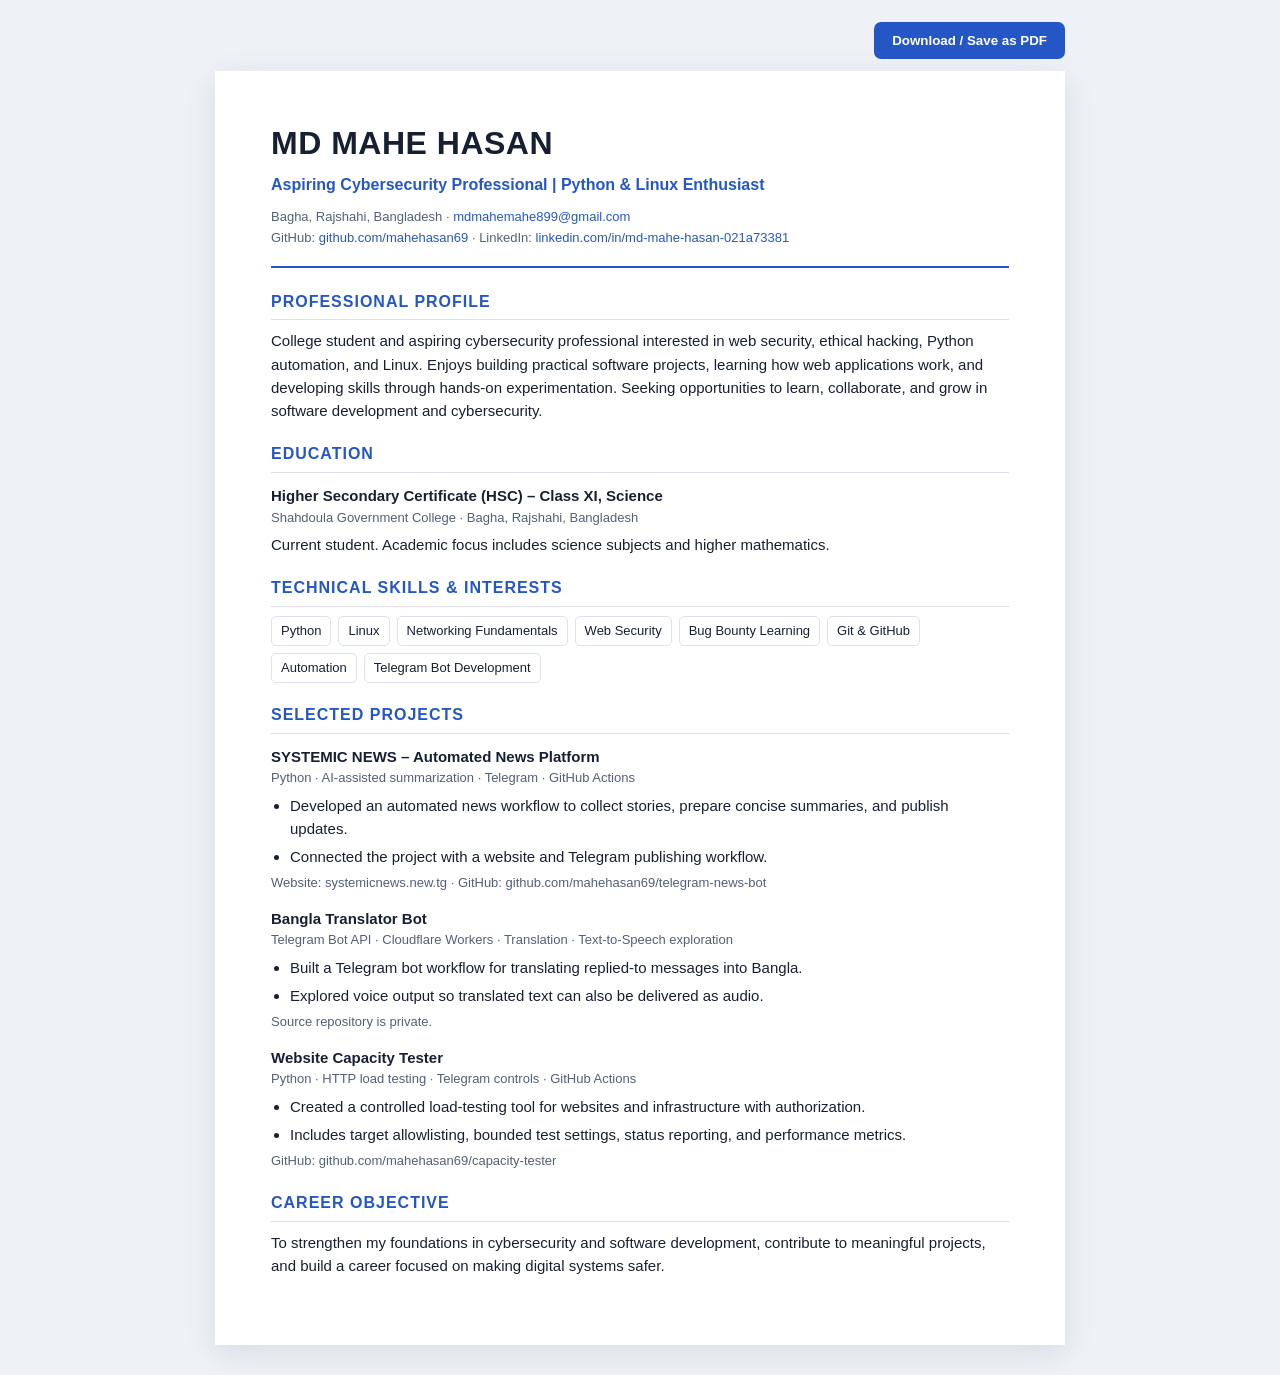
<file: cv.html>
<!DOCTYPE html>
<html lang="en">
<head>
<meta charset="UTF-8">
<meta name="viewport" content="width=device-width, initial-scale=1.0">
<title>CV | MD Mahe Hasan</title>
<style>
    :root { --ink:#172033; --muted:#526078; --accent:#2457c5; --line:#dce3ee; }
    * { box-sizing:border-box; }
    body { margin:0; background:#eef2f7; color:var(--ink); font:15px/1.55 Arial, sans-serif; }
    .toolbar { max-width:850px; margin:22px auto 12px; display:flex; justify-content:flex-end; }
    .print-btn { border:0; border-radius:7px; padding:11px 18px; background:var(--accent); color:#fff; font-weight:700; cursor:pointer; }
    .page { max-width:850px; margin:0 auto 30px; padding:48px 56px; background:#fff; box-shadow:0 8px 30px rgba(20,35,60,.10); }
    header { border-bottom:2px solid var(--accent); padding-bottom:18px; margin-bottom:22px; }
    h1 { margin:0 0 4px; font-size:32px; letter-spacing:.5px; }
    .headline { color:var(--accent); font-weight:700; font-size:16px; margin:0 0 10px; }
    .contact { color:var(--muted); font-size:13px; }
    .contact a { color:var(--accent); text-decoration:none; }
    section { margin:20px 0; }
    h2 { margin:0 0 9px; padding-bottom:5px; border-bottom:1px solid var(--line); color:var(--accent); font-size:16px; text-transform:uppercase; letter-spacing:1px; }
    p { margin:5px 0; }
    ul { margin:6px 0 0; padding-left:19px; }
    li { margin:4px 0; }
    .item { margin:11px 0 14px; }
    .item-title { font-weight:700; }
    .meta { color:var(--muted); font-size:13px; }
    .skills { display:flex; flex-wrap:wrap; gap:7px; }
    .skills span { border:1px solid var(--line); border-radius:5px; padding:4px 9px; font-size:13px; }
    @media(max-width:600px) { .page { padding:28px 22px; margin:0 10px 20px; } h1 { font-size:27px; } .toolbar { margin:14px 10px; } }
    @media print {
        @page { size:A4; margin:14mm; }
        body { background:#fff; font-size:11pt; }
        .toolbar { display:none; }
        .page { max-width:none; margin:0; padding:0; box-shadow:none; }
        a { color:inherit; text-decoration:none; }
        section { break-inside:avoid; }
    }
</style>
</head>
<body>
<div class="toolbar">
    <button class="print-btn" onclick="window.print()">Download / Save as PDF</button>
</div>
<main class="page">
    <header>
        <h1>MD MAHE HASAN</h1>
        <p class="headline">Aspiring Cybersecurity Professional | Python & Linux Enthusiast</p>
        <div class="contact">
            Bagha, Rajshahi, Bangladesh ·
            <a href="mailto:mdmahemahe899@gmail.com">mdmahemahe899@gmail.com</a><br>
            GitHub: <a href="https://github.com/mahehasan69">github.com/mahehasan69</a> ·
            LinkedIn: <a href="https://www.linkedin.com/in/md-mahe-hasan-021a73381/">linkedin.com/in/md-mahe-hasan-021a73381</a>
        </div>
    </header>

    <section>
        <h2>Professional Profile</h2>
        <p>
            College student and aspiring cybersecurity professional interested in web security,
            ethical hacking, Python automation, and Linux. Enjoys building practical software
            projects, learning how web applications work, and developing skills through hands-on
            experimentation. Seeking opportunities to learn, collaborate, and grow in software
            development and cybersecurity.
        </p>
    </section>

    <section>
        <h2>Education</h2>
        <div class="item">
            <div class="item-title">Higher Secondary Certificate (HSC) – Class XI, Science</div>
            <div class="meta">Shahdoula Government College · Bagha, Rajshahi, Bangladesh</div>
            <p>Current student. Academic focus includes science subjects and higher mathematics.</p>
        </div>
    </section>

    <section>
        <h2>Technical Skills & Interests</h2>
        <div class="skills">
            <span>Python</span><span>Linux</span><span>Networking Fundamentals</span>
            <span>Web Security</span><span>Bug Bounty Learning</span>
            <span>Git & GitHub</span><span>Automation</span><span>Telegram Bot Development</span>
        </div>
    </section>

    <section>
        <h2>Selected Projects</h2>
        <div class="item">
            <div class="item-title">SYSTEMIC NEWS – Automated News Platform</div>
            <div class="meta">Python · AI-assisted summarization · Telegram · GitHub Actions</div>
            <ul>
                <li>Developed an automated news workflow to collect stories, prepare concise summaries, and publish updates.</li>
                <li>Connected the project with a website and Telegram publishing workflow.</li>
            </ul>
            <p class="meta">Website: systemicnews.new.tg · GitHub: github.com/mahehasan69/telegram-news-bot</p>
        </div>
        <div class="item">
            <div class="item-title">Bangla Translator Bot</div>
            <div class="meta">Telegram Bot API · Cloudflare Workers · Translation · Text-to-Speech exploration</div>
            <ul>
                <li>Built a Telegram bot workflow for translating replied-to messages into Bangla.</li>
                <li>Explored voice output so translated text can also be delivered as audio.</li>
            </ul>
            <p class="meta">Source repository is private.</p>
        </div>
        <div class="item">
            <div class="item-title">Website Capacity Tester</div>
            <div class="meta">Python · HTTP load testing · Telegram controls · GitHub Actions</div>
            <ul>
                <li>Created a controlled load-testing tool for websites and infrastructure with authorization.</li>
                <li>Includes target allowlisting, bounded test settings, status reporting, and performance metrics.</li>
            </ul>
            <p class="meta">GitHub: github.com/mahehasan69/capacity-tester</p>
        </div>
    </section>

    <section>
        <h2>Career Objective</h2>
        <p>
            To strengthen my foundations in cybersecurity and software development, contribute
            to meaningful projects, and build a career focused on making digital systems safer.
        </p>
    </section>
</main>
</body>
</html>
</file>
